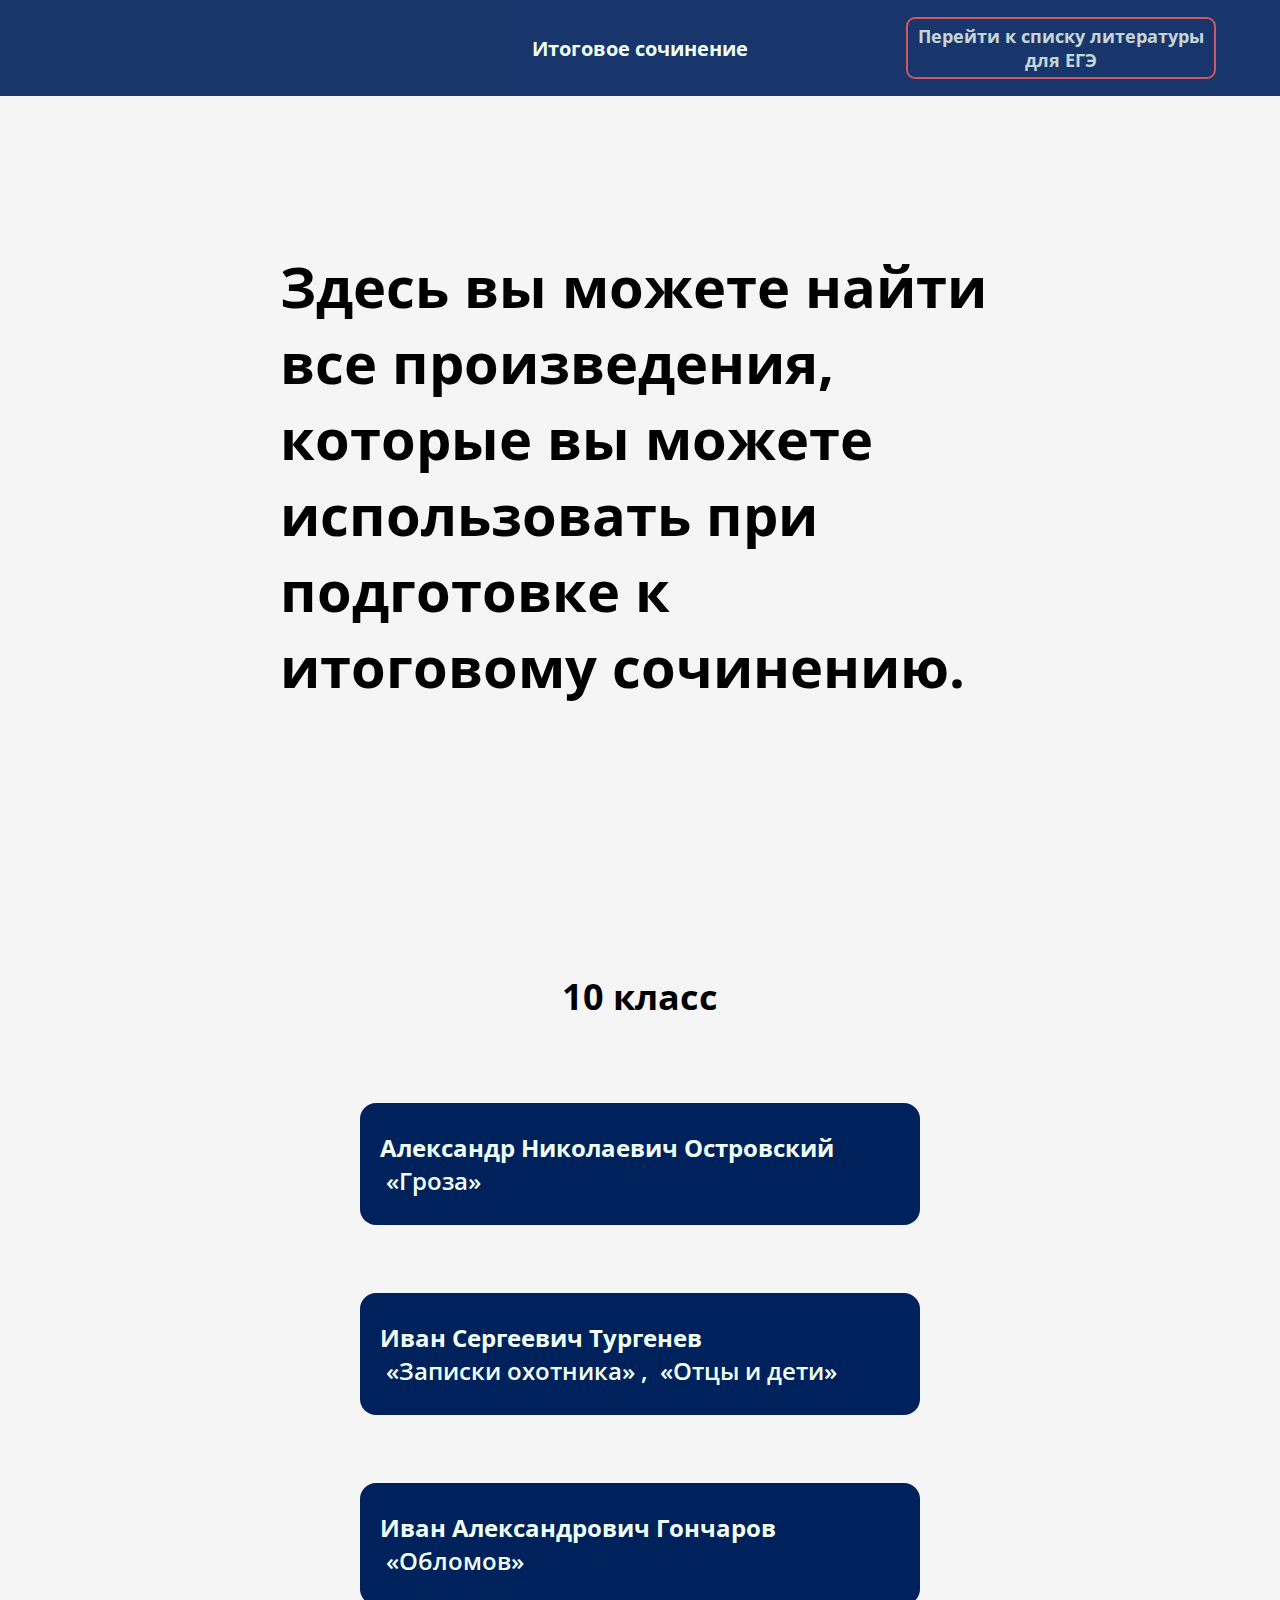
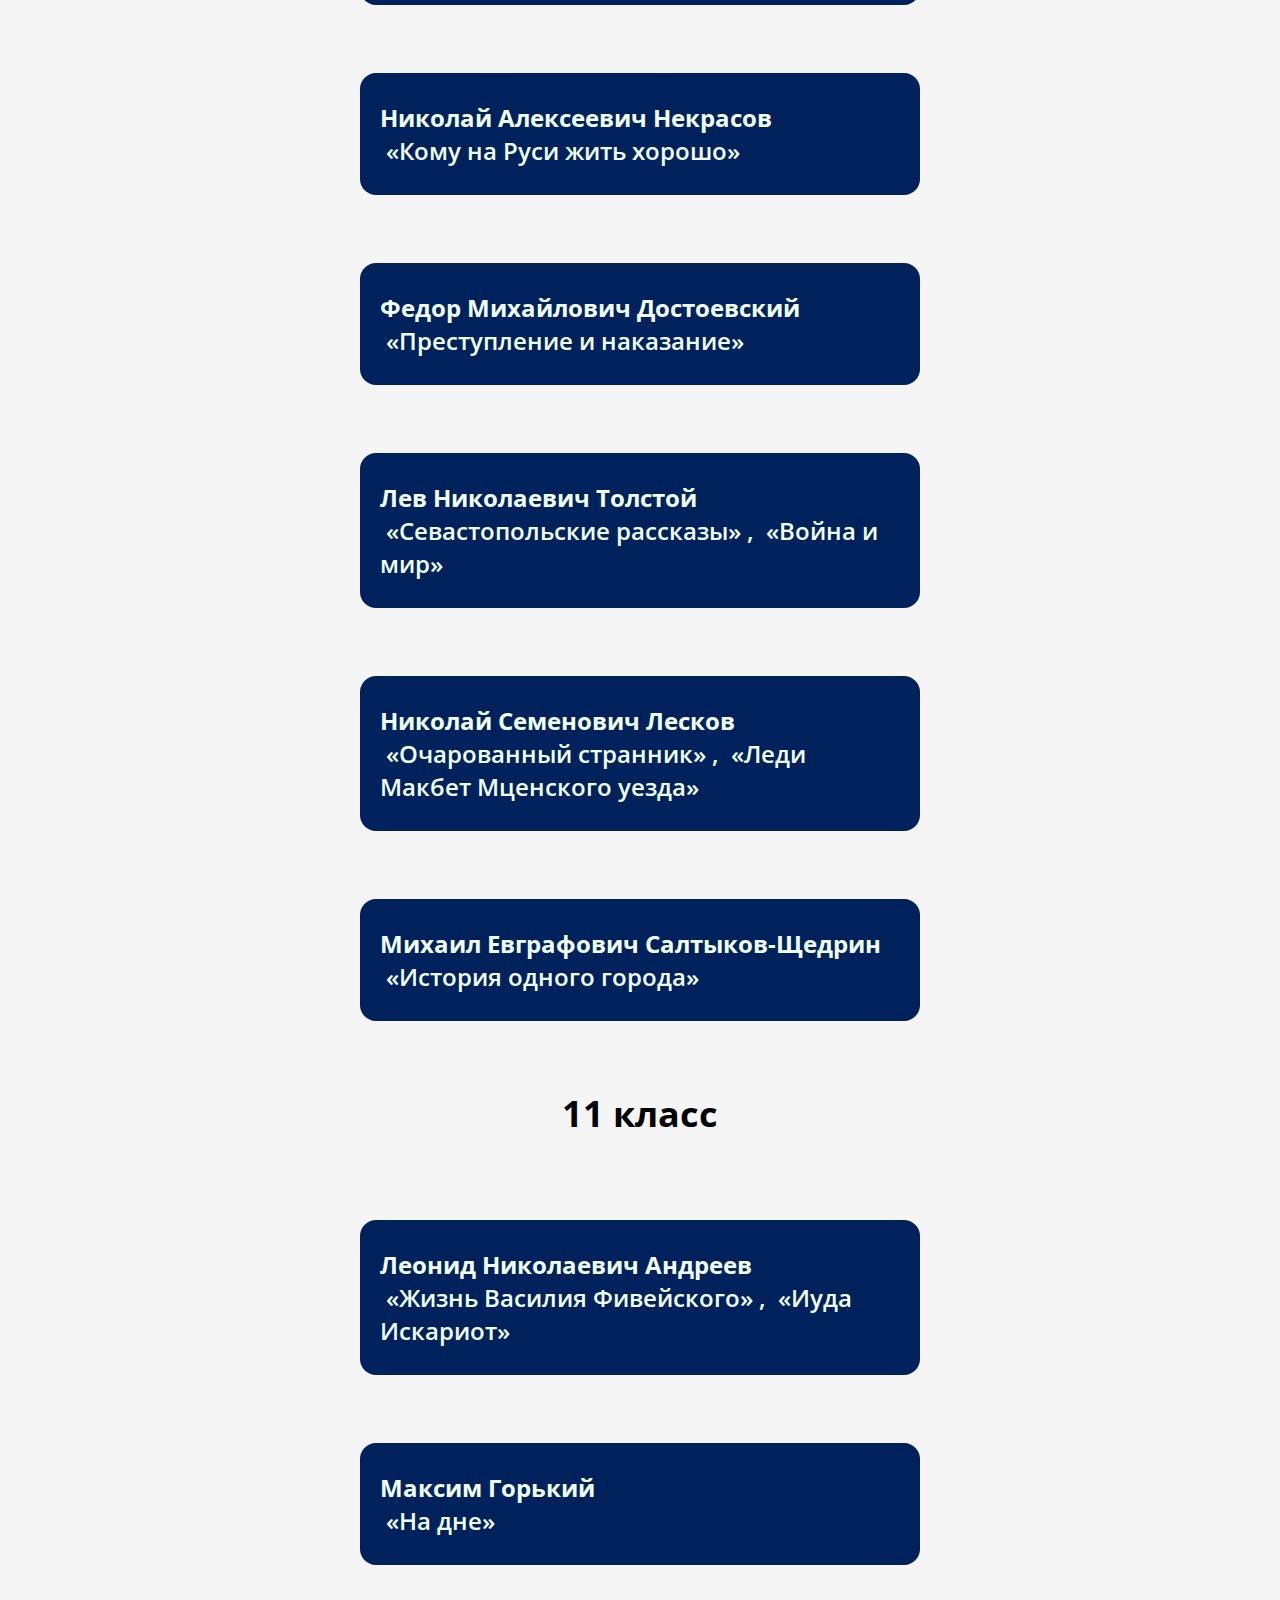
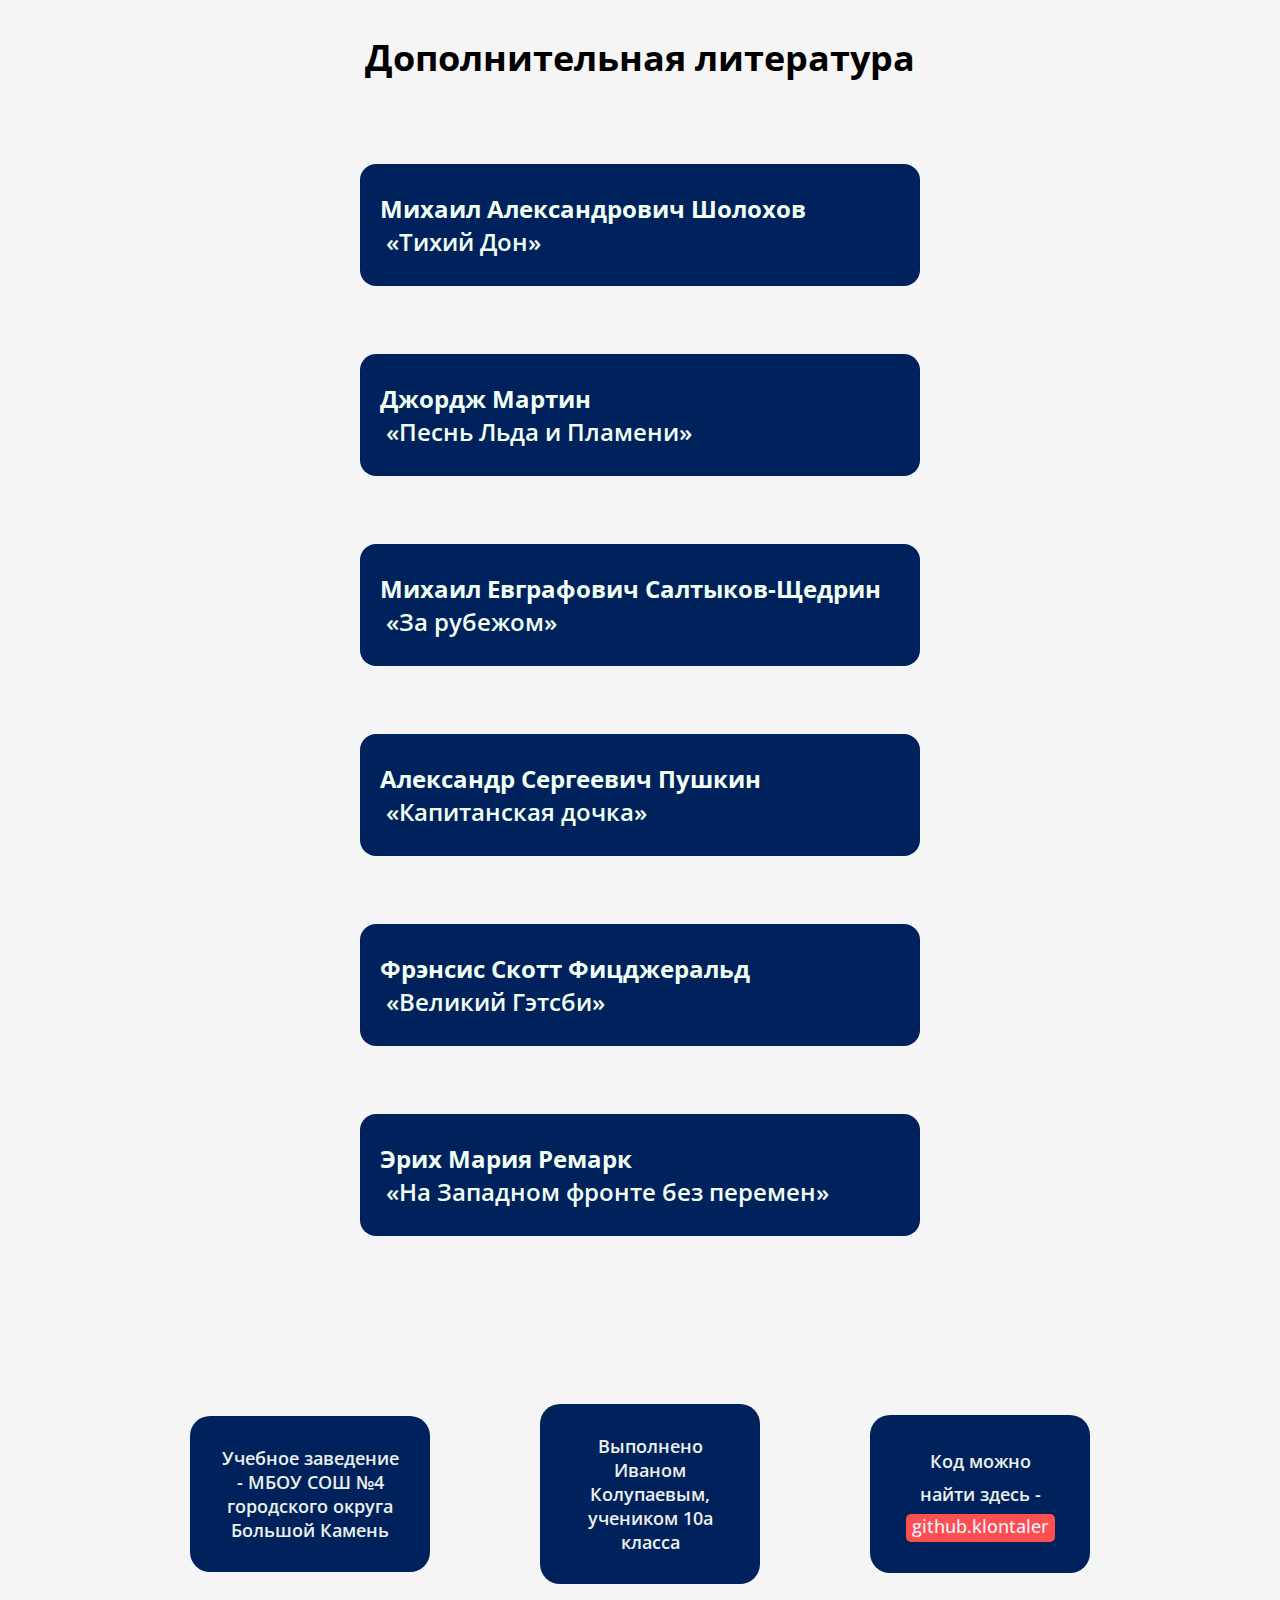
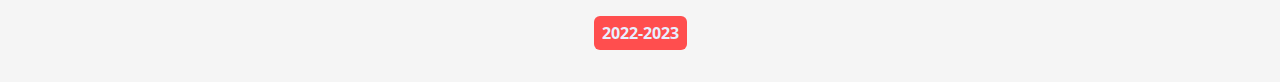
<file: index.html>
<!DOCTYPE html>
<html lang="ru">

<head>
  <meta charset="UTF-8">
  <meta http-equiv="X-UA-Compatible" content="IE=edge">
  <meta name="viewport" content="width=device-width, initial-scale=1.0">
  <title>Итоговое сочинение</title>

  <link rel="preconnect" href="https://fonts.googleapis.com">
  <link rel="preconnect" href="https://fonts.gstatic.com" crossorigin>
  <link href="https://fonts.googleapis.com/css2?family=Open+Sans:ital,wght@0,300;0,400;0,600;0,700;1,400&display=swap" rel="stylesheet">
  <link rel="stylesheet" href="style.css">
  <link rel="shortcut icon" href="./assets/img/favicon.png" type="image/x-icon">
</head>

<body>

  <header id="header">
      <div class="logo">Итоговое сочинение</div>
      <a href="./literature.html" class="headLink">Перейти к списку литературы для ЕГЭ</a>
  </header>


  <main>

    <a href="./literature.html" class="mainLink">Перейти к списку литературы для ЕГЭ</a>

    <div class="big_text">
      Здесь вы можете найти все произведения, которые вы можете использовать при подготовке к итоговому сочинению.
    </div>



    <div class="container" id="main_container">
      
      <div class="medium_text">10 класс</div>

      <ul class="main_contest">

        <li>
            <div class="table_of_contest_item margin_after">
              <h3 class="contest_title">Александр Николаевич Островский</h3>
              <span class="contest_body"><a href="https://ilibrary.ru/text/994/index.html" class="contest_body">«Гроза»</a></span>
            </div>
        </li>

        <li>
            <div class="table_of_contest_item margin_after">
              <h3 class="contest_title">Иван Сергеевич Тургенев</h3>
              <span class="contest_body">    <a href="https://ilibrary.ru/text/1204/index.html" class="contest_body">«Записки охотника»</a>, <a href="https://ilibrary.ru/text/96/index.html" class="contest_body">«Отцы и дети»</a></span>
            </div>
        </li>

        <li>
            <div class="table_of_contest_item margin_after">
              <h3 class="contest_title">Иван Александрович Гончаров</h3>
              <span class="contest_body"><a href="https://ilibrary.ru/text/475/index.html" class="contest_body">«Обломов»</a></span>
            </div>
        </li>

        <li>
            <div class="table_of_contest_item margin_after">
              <h3 class="contest_title">Николай Алексеевич Некрасов</h3>
              <span class="contest_body"><a href="https://ilibrary.ru/text/13/index.html" class="contest_body">«Кому на Руси жить хорошо»</a></span>
            </div>
        </li>

        <li>
            <div class="table_of_contest_item margin_after">
              <h3 class="contest_title">Федор Михайлович Достоевский</h3>
              <span class="contest_body"><a href="https://ilibrary.ru/text/69/index.html" class="contest_body">«Преступление и наказание»</a></span>
            </div>
        </li>

        <li>
            <div class="table_of_contest_item margin_after">
              <h3 class="contest_title">Лев Николаевич Толстой</h3>
              <span class="contest_body"><a href="https://ilibrary.ru/text/1161/p.1/index.html" class="contest_body">«Севастопольские рассказы»</a>, <a href="https://ilibrary.ru/text/11/index.html" class="contest_body">«Война и мир»</a></span>
            </div>
        </li>

        <li>
            <div class="table_of_contest_item margin_after">
              <h3 class="contest_title">Николай Семенович Лесков</h3>
              <span class="contest_body"><a href="https://ilibrary.ru/text/15/p.1/index.html" class="contest_body">«Очарованный странник»</a>, <a href="https://ilibrary.ru/text/439/index.html" class="contest_body">«Леди Макбет Мценского уезда»</a></span>
            </div>
        </li>

        <li>
            <div class="table_of_contest_item margin_after">
              <h3 class="contest_title">Михаил Евграфович Салтыков-Щедрин</h3>
              <span class="contest_body"><a href="https://ilibrary.ru/text/1248/index.html" class="contest_body">«История одного города»</a></span>
            </div>
        </li>

      </ul>

      <div class="medium_text">11 класс</div>

      <ul class="main_contest">

        <li>
            <div class="table_of_contest_item margin_after">
              <h3 class="contest_title">Леонид Николаевич Андреев</h3>
              <span class="contest_body"><a href="http://az.lib.ru/a/andreew_l_n/text_0810.shtml" class="contest_body">«Жизнь Василия Фивейского»</a>, <a href="https://ilibrary.ru/text/1203/index.html" class="contest_body">«Иуда Искариот»</a></span>
            </div>
        </li>

        <li>
            <div class="table_of_contest_item margin_after">
              <h3 class="contest_title">Максим Горький</h3>
              <span class="contest_body"><a href="https://ilibrary.ru/text/505/p.1/index.html" class="contest_body">«На дне»</a></span>
            </div>
        </li>

      </ul>

      <div class="medium_text">Дополнительная литература</div>

      <ul class="main_contest">

        <li>
            <div class="table_of_contest_item margin_after">
              <h3 class="contest_title">Михаил Александрович Шолохов</h3>
              <span class="contest_body"><a href="http://www.lib.ru/PROZA/SHOLOHOW/tihijdon12.txt" class="contest_body">«Тихий Дон»</a></span>
            </div>
        </li>

        <li>
            <div class="table_of_contest_item margin_after">
              <h3 class="contest_title">Джордж Мартин</h3>
              <span class="contest_body"><a href="https://librebook.me/a_game_of_thrones" class="contest_body">«Песнь Льда и Пламени»</a></span>
            </div>
        </li>

        <li>
            <div class="table_of_contest_item margin_after">
              <h3 class="contest_title">Михаил Евграфович Салтыков-Щедрин</h3>
              <span class="contest_body"><a href="https://traumlibrary.ru/book/saltykov-ss20-14/saltykov-ss20-14.html" class="contest_body">«За рубежом»</a></span>
            </div>
        </li>

        <li>
            <div class="table_of_contest_item margin_after">
              <h3 class="contest_title">Александр Сергеевич Пушкин</h3>
              <span class="contest_body"><a href="https://ilibrary.ru/text/107/p.1/index.html" class="contest_body">«Капитанская дочка»</a></span>
            </div>
        </li>

        <li>
            <div class="table_of_contest_item margin_after">
              <h3 class="contest_title">Фрэнсис Скотт Фицджеральд</h3>
              <span class="contest_body"><a href="http://fitzgerald.narod.ru/gatsby/velg1.html" class="contest_body">«Великий Гэтсби»</a></span>
            </div>
        </li>

        <li>
            <div class="table_of_contest_item margin_after">
              <h3 class="contest_title">Эрих Мария Ремарк</h3>
              <span class="contest_body"><a href="http://militera.lib.ru/prose/foreign/remark1/01.html" class="contest_body">«На Западном фронте без перемен»</a></span>
            </div>
        </li>

      </ul>

    </div>
    
  </main>


  <footer>

    <div class="container" id="footer_container">
      <div class="container" id="main_footer_container">
        
        <div class="footer_item" id="license">
          Учебное заведение - МБОУ СОШ №4 городского округа Большой Камень
        </div>

        <div class="footer_item" id="author">
          Выполнено Иваном Колупаевым, учеником 10а класса
        </div>

        <div class="footer_item" id="git" style="line-height: 1.8;">
          Код можно найти здесь - <a href="https://github.com/klontaler/school_project_IAKolupaev" id="github_link">github.klontaler</a>
        </div>
      </div>
      <div class="year">2022-2023</div>
    </div>

  </footer>

  <script src="script.js"></script>

</body>
</html>
</file>
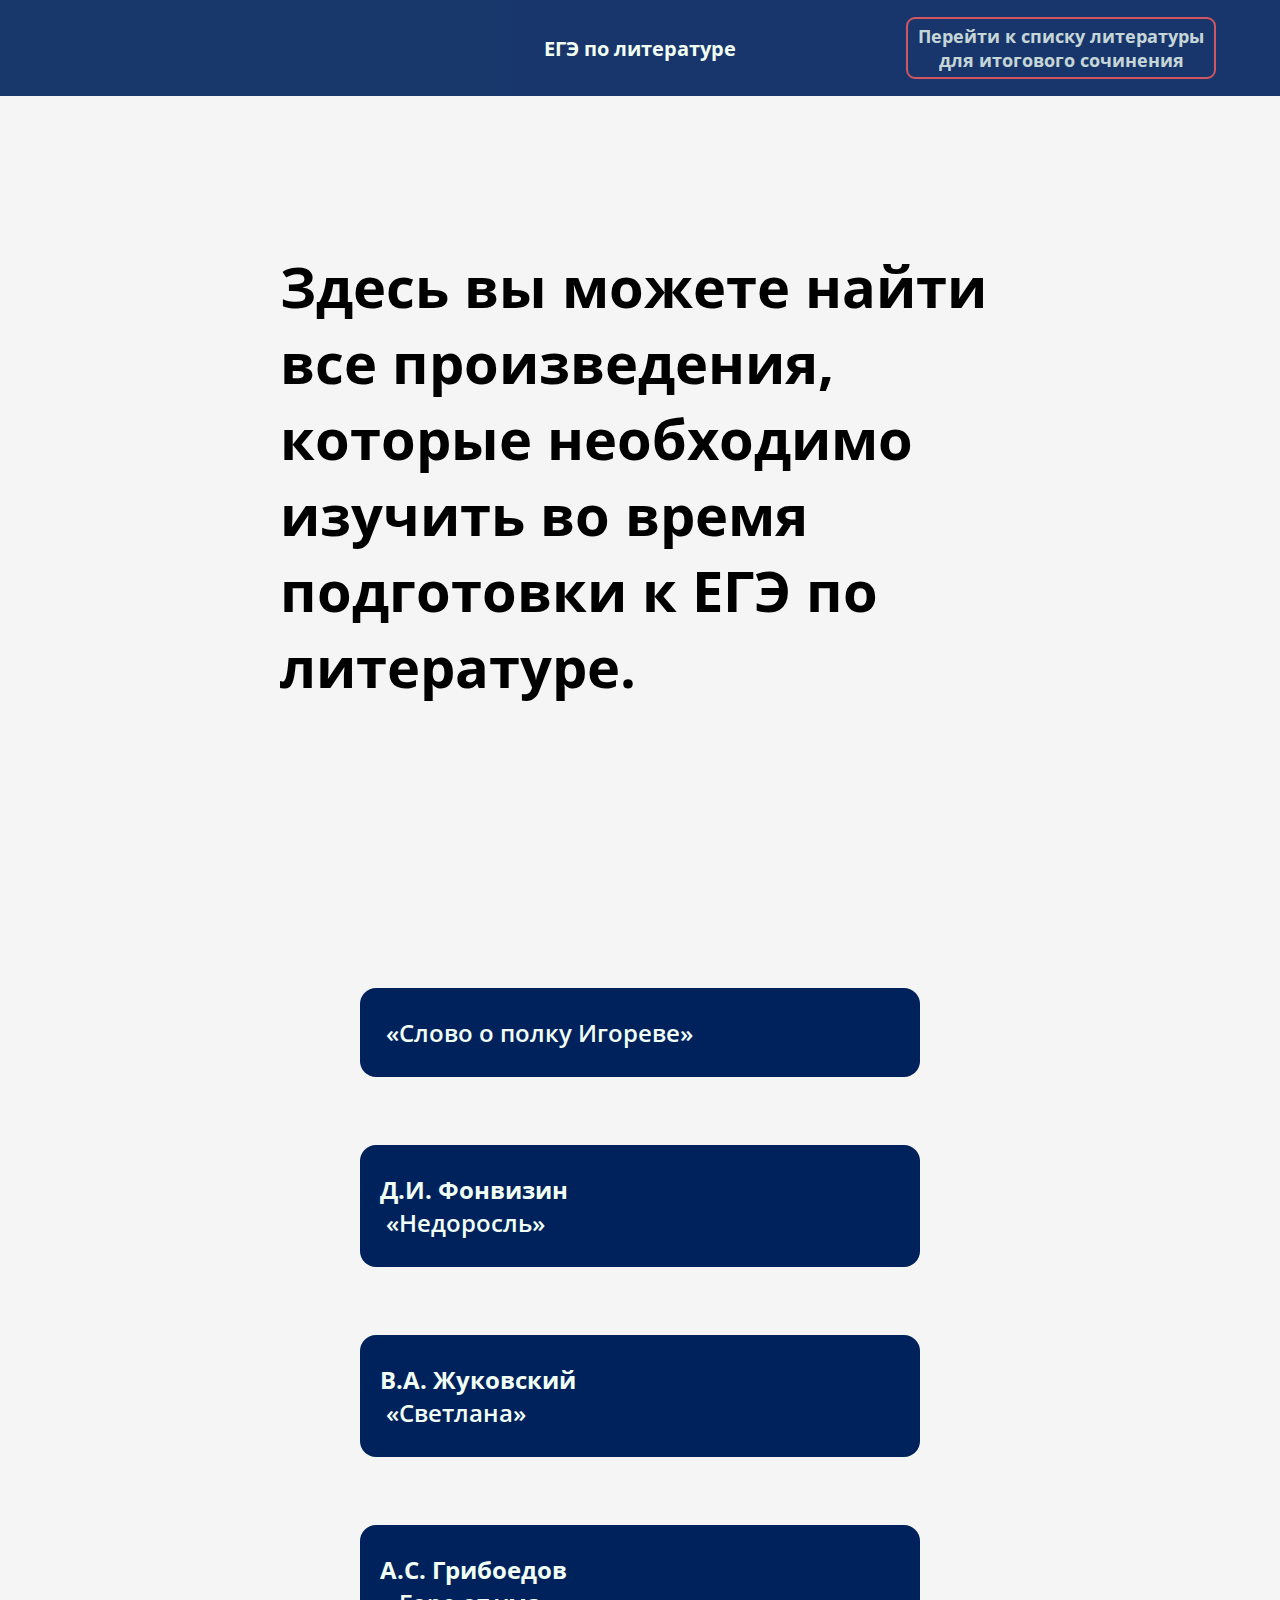
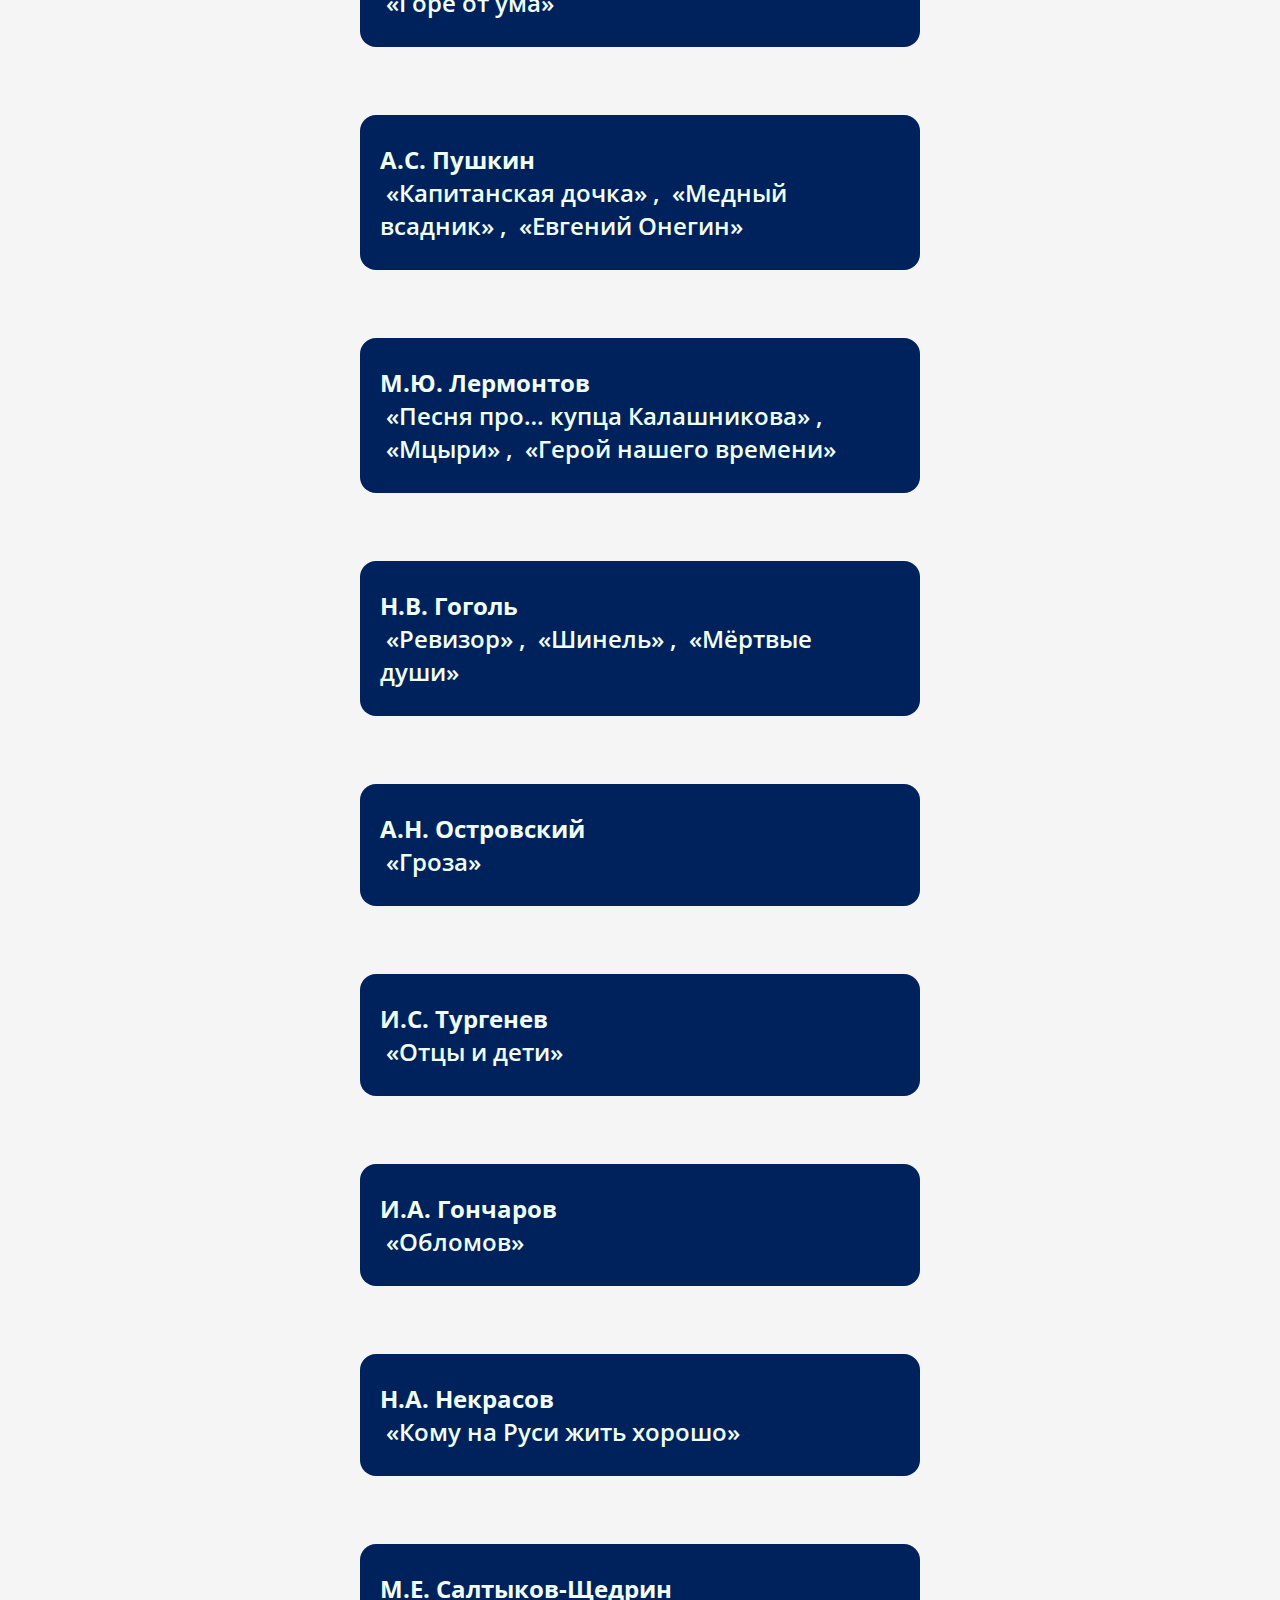
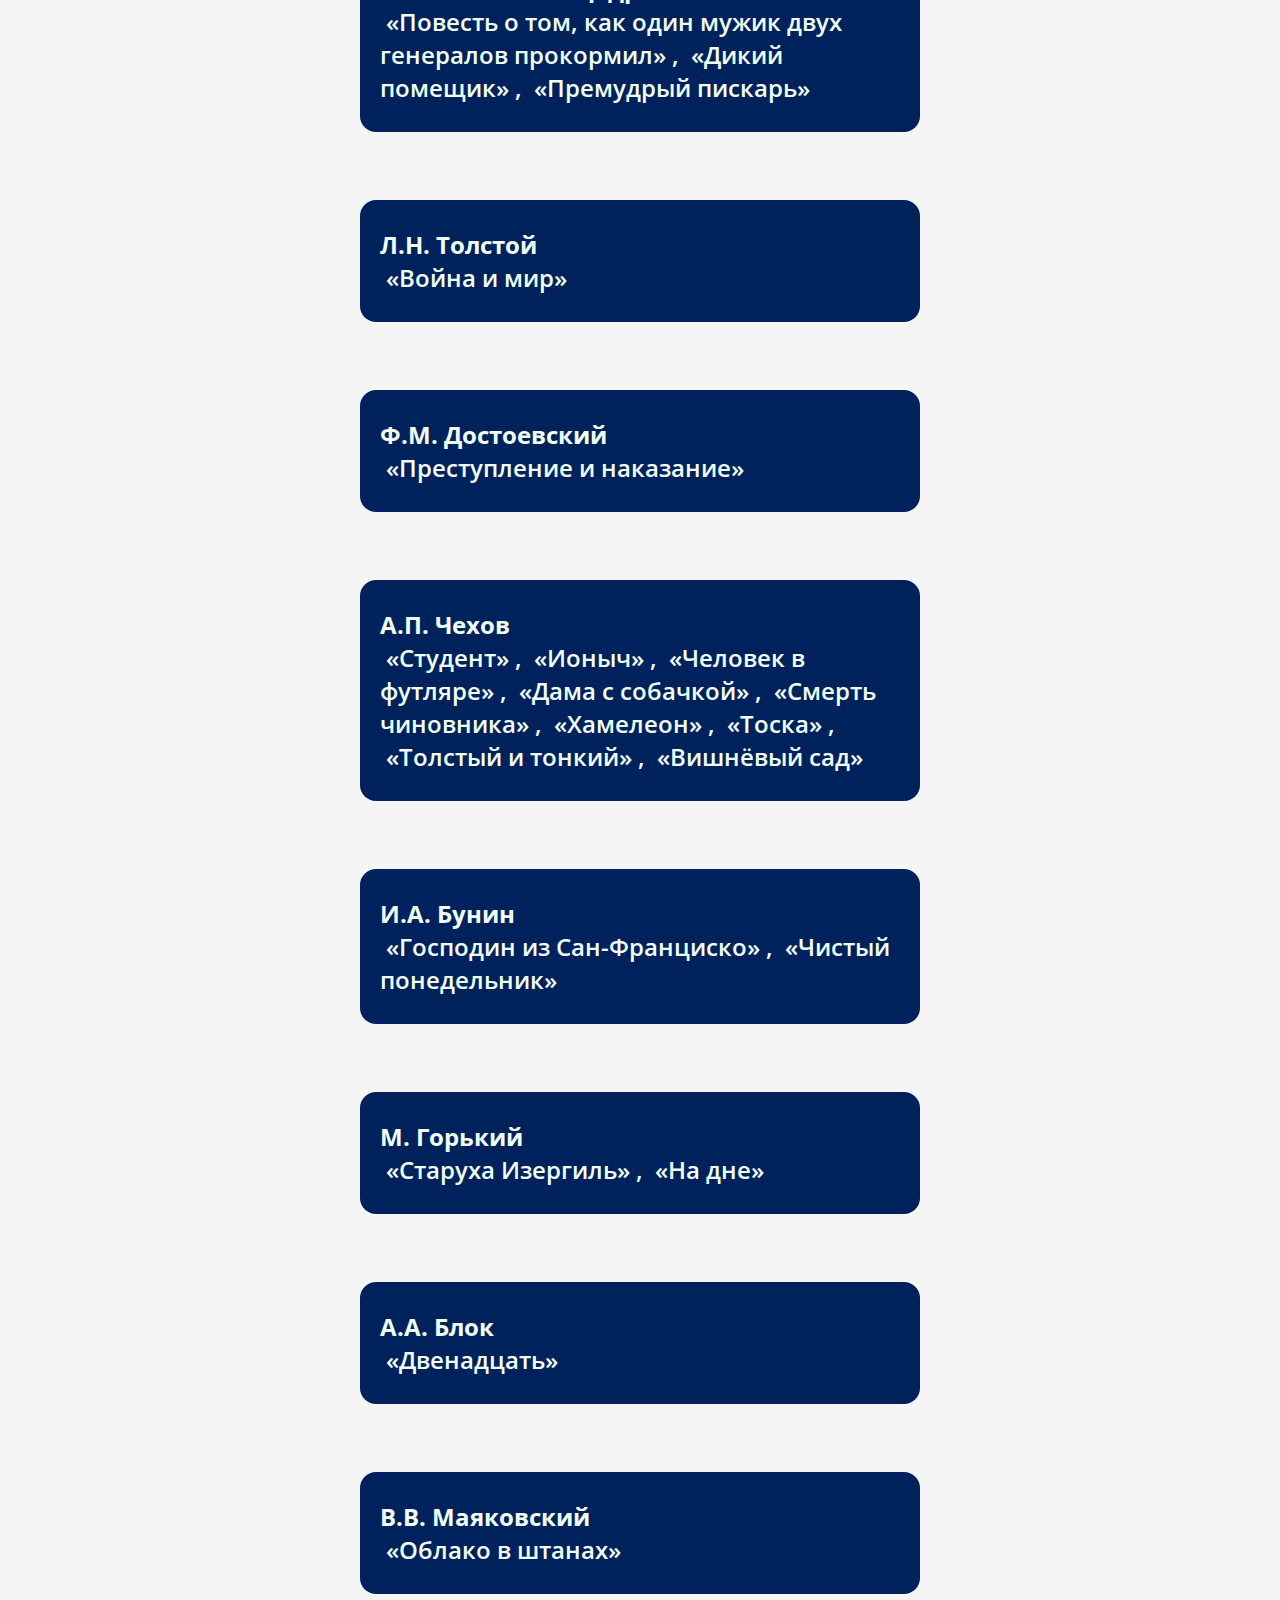
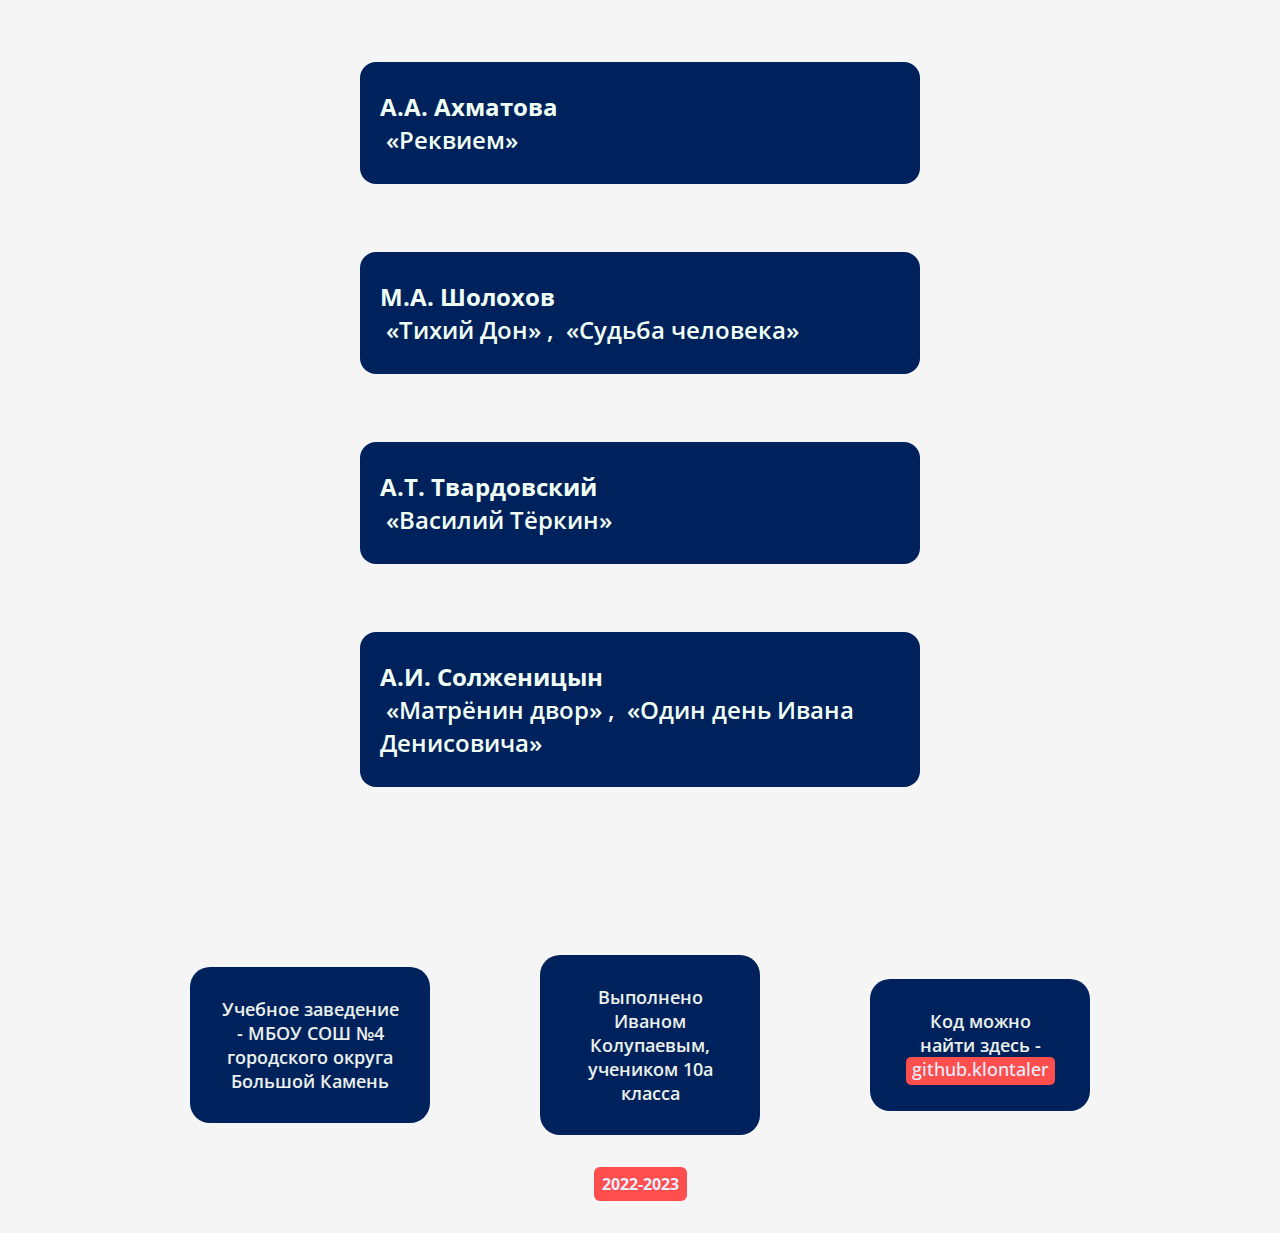
<file: literature.html>
<!DOCTYPE html>
<html lang="ru">

<head>
  <meta charset="UTF-8">
  <meta http-equiv="X-UA-Compatible" content="IE=edge">
  <meta name="viewport" content="width=device-width, initial-scale=1.0">
  <title>ЕГЭ по литературе</title>

  <link rel="preconnect" href="https://fonts.googleapis.com">
  <link rel="preconnect" href="https://fonts.gstatic.com" crossorigin>
  <link href="https://fonts.googleapis.com/css2?family=Open+Sans:ital,wght@0,300;0,400;0,600;0,700;1,400&display=swap" rel="stylesheet">
  <link rel="stylesheet" href="style.css">
  <link rel="shortcut icon" href="./assets/img/favicon.png" type="image/x-icon">
</head>

<body>

  <header id="header">
      <div class="logo">ЕГЭ по литературе</div>
      <a href="./index.html" class="headLink">Перейти к списку литературы для итогового сочинения</a>
  </header>


  <main>

    <a href="./index.html" class="mainLink">Перейти к списку литературы для итогового сочинения</a>


    <div class="big_text">
      Здесь вы можете найти все произведения, которые необходимо изучить во время подготовки к ЕГЭ по литературе.
    </div>



    <div class="container" id="main_container">
      
      <ul class="main_contest">

        <li>
            <div class="table_of_contest_item margin_after">
              <span class="contest_body"><a href="https://www.culture.ru/poems/39048/slovo-o-polku-igoreve" class="contest_body">«Слово о полку Игореве»</a></span>
            </div>
        </li>
        
        <li>
          <div class="table_of_contest_item margin_after">
            <h3 class="contest_title">Д.И. Фонвизин</h3>
            <span class="contest_body"><a href="https://obrazovaka.ru/biblioteka/fonvizin/nedorosl-chitat-online" class="contest_body">«Недоросль»</a></span>
          </div>
        </li>
        
        <li>
          <div class="table_of_contest_item margin_after">
            <h3 class="contest_title">В.А. Жуковский</h3>
            <span class="contest_body"><a href="https://www.culture.ru/poems/17823/svetlana" class="contest_body">«Светлана»</a></span>
          </div>
        </li>

                
        <li>
          <div class="table_of_contest_item margin_after">
            <h3 class="contest_title">А.С. Грибоедов</h3>
            <span class="contest_body"><a href="https://ilibrary.ru/text/5/p.1/index.html" class="contest_body">«Горе от ума»</a></span>
          </div>
        </li>
                
        <li>
          <div class="table_of_contest_item margin_after">
            <h3 class="contest_title">А.С. Пушкин</h3>
            <span class="contest_body"><a href="https://ilibrary.ru/text/107/p.1/index.html"class="contest_body">«Капитанская дочка»</a>, <a href="https://ilibrary.ru/text/451/p.1/index.html" class="contest_body">«Медный всадник»</a>, <a href="https://ilibrary.ru/text/436/p.1/index.html" class="contest_body">«Евгений Онегин»</a></span>
          </div>
        </li>
                
        <li>
          <div class="table_of_contest_item margin_after">
            <h3 class="contest_title">М.Ю. Лермонтов</h3>
            <span class="contest_body"><a href="https://ilibrary.ru/text/1151/p.1/index.html" class="contest_body">«Песня про… купца Калашникова»</a>, <a href="https://ilibrary.ru/text/991/p.1/index.html" class="contest_body">«Мцыри»</a>, <a href="https://ilibrary.ru/text/12/p.1/index.html" class="contest_body">«Герой нашего времени»</a></span>
          </div>
        </li>
                
        <li>
          <div class="table_of_contest_item margin_after">
            <h3 class="contest_title">Н.В. Гоголь</h3>
            <span class="contest_body"><a href="https://ilibrary.ru/text/473/p.1/index.html" class="contest_body">«Ревизор»</a>, <a href="https://ilibrary.ru/text/980/p.1/index.html" class="contest_body">«Шинель»</a>, <a href="https://ilibrary.ru/text/78/p.1/index.html" class="contest_body">«Мёртвые души»</a></span>
          </div>
        </li>
                
        <li>
          <div class="table_of_contest_item margin_after">
            <h3 class="contest_title">А.Н. Островский</h3>
            <span class="contest_body"><a href="https://ilibrary.ru/text/994/p.1/index.html" class="contest_body">«Гроза»</a></span>
          </div>
        </li>
                
        <li>
          <div class="table_of_contest_item margin_after">
            <h3 class="contest_title">И.С. Тургенев</h3>
            <span class="contest_body"><a href="https://ilibrary.ru/text/96/p.1/index.html" class="contest_body">«Отцы и дети»</a></span>
          </div>
        </li>
                
        <li>
          <div class="table_of_contest_item margin_after">
            <h3 class="contest_title">И.А. Гончаров</h3>
            <span class="contest_body"><a href="https://ilibrary.ru/text/475/p.1/index.html" class="contest_body">«Обломов»</a></span>
          </div>
        </li>
                
        <li>
          <div class="table_of_contest_item margin_after">
            <h3 class="contest_title">Н.А. Некрасов</h3>
            <span class="contest_body"><a href="https://ilibrary.ru/text/13/p.1/index.html" class="contest_body">«Кому на Руси жить хорошо»</a></span>
          </div>
        </li>
                
        <li>
          <div class="table_of_contest_item margin_after">
            <h3 class="contest_title">М.Е. Салтыков-Щедрин</h3>
            <span class="contest_body"><a href="https://ilibrary.ru/text/1258/p.1/index.html"class="contest_body">«Повесть о том, как один мужик двух генералов прокормил»</a>, <a href="https://ilibrary.ru/text/1256/p.1/index.html" class="contest_body"> «Дикий помещик»</a>, <a href="https://ilibrary.ru/text/1255/p.1/index.html" class="contest_body">«Премудрый пискарь»</a></span>
          </div>
        </li>
                
        <li>
          <div class="table_of_contest_item margin_after">
            <h3 class="contest_title">Л.Н. Толстой</h3>
            <span class="contest_body"><a href="https://ilibrary.ru/text/11/p.1/index.html" class="contest_body">«Война и мир»</a></span>
          </div>
        </li>
                
        <li>
          <div class="table_of_contest_item margin_after">
            <h3 class="contest_title">Ф.М. Достоевский</h3>
            <span class="contest_body"><a href="https://ilibrary.ru/text/69/p.1/index.html" class="contest_body">«Преступление и наказание»</a></span>
          </div>
        </li>
                
        <li>
          <div class="table_of_contest_item margin_after">
            <h3 class="contest_title">А.П. Чехов</h3>
            <span class="contest_body"><a href="https://ilibrary.ru/text/979/p.1/index.html" class="contest_body">«Студент»</a>, <a href="https://ilibrary.ru/text/437/p.1/index.html" class="contest_body">«Ионыч»</a>, <a href="https://ilibrary.ru/text/438/p.1/index.html" class="contest_body">«Человек в футляре»</a>,
              <a href="https://ilibrary.ru/text/976/p.1/index.html" class="contest_body">«Дама с собачкой»</a>, <a href="https://ilibrary.ru/text/987/p.1/index.html" class="contest_body">«Смерть чиновника»</a>, <a href="https://ilibrary.ru/text/463/p.1/index.html" class="contest_body">«Хамелеон»</a>,
              <a href="https://ilibrary.ru/text/981/p.1/index.html" class="contest_body">«Тоска»</a>, <a href="https://ilibrary.ru/text/464/p.1/index.html" class="contest_body">«Толстый и тонкий»</a>, <a href="https://ilibrary.ru/text/472/p.1/index.html" class="contest_body">«Вишнёвый сад»</a>
            </span>
          </div>
        </li>
                
        <li>
          <div class="table_of_contest_item margin_after">
            <h3 class="contest_title">И.А. Бунин</h3>
            <span class="contest_body"><a href="https://ilibrary.ru/text/1016/p.1/index.html" class="contest_body">«Господин из Сан-Франциско»</a>, <a href="https://ilibrary.ru/text/1019/p.1/index.html" class="contest_body">«Чистый понедельник»</a></span>
          </div>
        </li>
                
        <li>
          <div class="table_of_contest_item margin_after">
            <h3 class="contest_title">М. Горький</h3>
            <span class="contest_body"><a href="https://ilibrary.ru/text/486/p.1/index.html" class="contest_body">«Старуха Изергиль»</a>, <a href="https://ilibrary.ru/text/505/p.1/index.html" class="contest_body">«На дне»</a></span>
          </div>
        </li>
                
        <li>
          <div class="table_of_contest_item margin_after">
            <h3 class="contest_title">А.А. Блок</h3>
            <span class="contest_body"><a href="https://ilibrary.ru/text/1232/p.1/index.html" class="contest_body">«Двенадцать»</a></span>
          </div>
        </li>
                
        <li>
          <div class="table_of_contest_item margin_after">
            <h3 class="contest_title">В.В. Маяковский</h3>
            <span class="contest_body"><a href="https://ilibrary.ru/text/1241/p.1/index.html" class="contest_body">«Облако в штанах»</a></span>
          </div>
        </li>
                
        <li>
          <div class="table_of_contest_item margin_after">
            <h3 class="contest_title">А.А. Ахматова</h3>
            <span class="contest_body"><a href="https://www.culture.ru/poems/10174/rekviem" class="contest_body">«Реквием»</a></span>
          </div>
        </li>

        <li>
          <div class="table_of_contest_item margin_after">
            <h3 class="contest_title">М.А. Шолохов</h3>
            <span class="contest_body"><a href="http://www.lib.ru/PROZA/SHOLOHOW/tihijdon12.txt" class="contest_body">«Тихий Дон»</a>, <a href="http://militera.lib.ru/prose/russian/sholohov2/03.html" class="contest_body">«Судьба человека»</a></span>
          </div>
        </li>

        <li>
          <div class="table_of_contest_item margin_after">
            <h3 class="contest_title">А.Т. Твардовский</h3>
            <span class="contest_body"><a href="https://www.culture.ru/poems/51514/vasilii-terkin" class="contest_body">«Василий Тёркин»</a></span>
          </div>
        </li>

        <li>
          <div class="table_of_contest_item margin_after">
            <h3 class="contest_title">А.И. Солженицын</h3>
            <span class="contest_body"><a href="https://all-the-books.ru/books/solzhenicyn-aleksandr-matrenin-dvor/" class="contest_body">«Матрёнин двор»</a>, <a href="http://www.lib.ru/PROZA/SOLZHENICYN/ivandenisych.txt" class="contest_body">«Один день Ивана Денисовича»</a></span>
          </div>
        </li>

      </ul>

    </div>
    
  </main>


  <footer>

    <div class="container" id="footer_container">
      <div class="container" id="main_footer_container">
        
        <div class="footer_item" id="license">
          Учебное заведение - МБОУ СОШ №4 городского округа Большой Камень
        </div>

        <div class="footer_item" id="author">
          Выполнено Иваном Колупаевым, учеником 10а класса
        </div>

        <div class="footer_item" id="git">
          Код можно найти здесь - <a href="https://github.com/klontaler/school_project_IAKolupaev" id="github_link">github.klontaler</a>
        </div>
      </div>
      <div class="year">2022-2023</div>
    </div>

  </footer>

  <script src="script.js"></script>

</body>
</html>
</file>
<file: style.css>
/* global styles */

* {
  box-sizing: border-box;
  margin: 0;
  padding: 0;

  font-family: 'Open Sans', sans-serif;
  font-size: 16px;
  font-weight: 500;

  transition: .4s cubic-bezier(0, 0, 0.2, 1);
}

a {
  text-decoration: none;
  color: rgb(0, 0, 0);
  font-size: inherit;
  padding: 0 6px 4px;
  border-radius: 5px;
}

li {
  list-style: none;
}

.displayNone {
  display: none;
}

/* global elements */

body {
  background: rgb(245, 245, 245);
} 

.container {
  width: 100%;
  height: auto;
  border-radius: 28px;
  padding: 20px;
}

.a_non_styles {
  background-color: unset;
  padding: 0;
  border-radius: unset;
}

/* header */

header {
  width: 100%;
  height: 96px;
  background: rgb(0, 34, 92);
  position: fixed;
  top: 0;
  display: flex;
  justify-content: center;
  align-items: center;
  transform: translateY(0);
  transition: transform 1s;
  opacity: .9;
}

.header_transform {
  transform: translateY(-96px);
}

.logo {
  width: 320px;
  text-align: center;
  font-weight: 700;
  font-size: 20px;
  margin: auto;
  color: rgb(241, 255, 244);
}

.headLink {
  width: 310px;
  text-align: center;
  font-weight: 700;
  font-size: 18px;
  position: absolute;
  right: 64px;
  color: rgb(241, 255, 244);
  padding: 5px;
  border-radius: 9px;
  border: 2px solid rgb(255, 78, 78);
  opacity: .8;
}

.headLink:hover {
  color: rgb(241, 255, 244);
  border-radius: 14px;
  border: 2px solid rgb(255, 28, 28);
  opacity: 1;
}

.mainLink {
  display: none;
  width: 280px;
  text-align: center;
  font-weight: 700;
  font-size: 18px;
  padding: 8px;
  border-radius: 9px;
  color: rgb(245, 245, 245);
  background-color: rgba(24, 69, 148, 0.767);
  margin: 128px auto -72px;
}
  
.mainLink:hover {
  border-radius: 14px;
  color: rgb(255, 255, 255);
  background-color: rgba(24, 69, 148, 0.904);
  opacity: 1;
}

.document:hover {
  opacity: 1;
}

/* main */

main {
  min-height: 70vh;
  display: flex;
  justify-content: center;
  align-items: center;
  flex-direction: column;
}

#main_container {
  width: 600px;
}

.big_text {
  font-weight: 700;
  font-size: 56px;
  width: 720px;
  margin: 248px auto;
}

.medium_text {
  font-size: 36px;
  font-weight: 700;
  margin-bottom: 82px;
  text-align: center;
}

.h2_contest {
  font-weight: 700;
  font-size: 24px;
}

.table_of_contest_item {
  background: rgb(0, 34, 92);
  border-radius: 16px;
  padding: 28px 20px;
  margin: 16px auto;
}


.margin_after {
  margin-bottom: 68px;
}

.contest_title {
  font-weight: 700;
  font-size: 24px;
}

.contest_body {
  font-size: 24px;
  font-weight: 600;
}

.contest_title, .contest_body {
  color: rgb(241, 255, 244);
}

a.contest_body:hover {
  color: rgb(255, 117, 117);
}


/* footer */

footer {
  display: flex;
  justify-content: center;
  margin: 40px 0 12px;
}

#footer_container {
  width: 980px;
  display: flex;
  justify-content: center;
  align-items: center;
  flex-direction: column;
}

#main_footer_container {
  display: flex;
  justify-content: space-between;
  align-items: center;
  margin-bottom: 12px;
}

.footer_item {
  width: 220px;
  text-align: center;
  font-size: 18px;
  font-weight: 600;
  background: rgb(0, 34, 92);
  padding: 30px;
  border-radius: 20px;
  color: rgb(235, 240, 235);
}

#license {
  width: 240px;
}

#github_link {
  color: rgb(231, 240, 255);
  background-color: rgb(255, 78, 78);
}

#github_link:hover {
  background-color: rgb(255, 28, 28);
}

.year {
  font-weight: 700;
  background-color: rgb(255, 78, 78);
  color: rgb(231, 240, 255);
  padding: 6px 8px;
  border-radius: 6px;
}

@media only screen and (max-width: 960px) {
  #main_footer_container {
    flex-direction: column;
    height: 560px;
  }

  .footer_item, #license {
    width: 68%;
  }

  .headLink {
    display: none;
  }

  .mainLink {
    display: block;
  }


}

@media only screen and (max-width: 768px) {
  #header {
    flex-direction: column;
    height: 96px;
  }
  
  .header_transform {
    transform: translateY(-162px);
  }

  .document {
    width: 48px;
    height: 48px;
    position: static;
    margin-bottom: 18px;
  }

  .big_text {
    width: 86%;
    margin-top: 216px;
  }

  #main_container {
    width: 76%;
  }
  .table_of_contest_item {
    width: 96%;
  }
  
  .year {
    font-size: 18px;
  }
}

@media only screen and (max-width: 433px) {
  .document {
    width: 36px;
    height: 36px;
  }
  #main_container {
    width: 92%;
  }
  .big_text {
    font-size: 42px;
  }
  #main_footer_container {
    height: 640px;
  }
  .footer_item, #license {
    width: 92%;
  }

}
</file>
